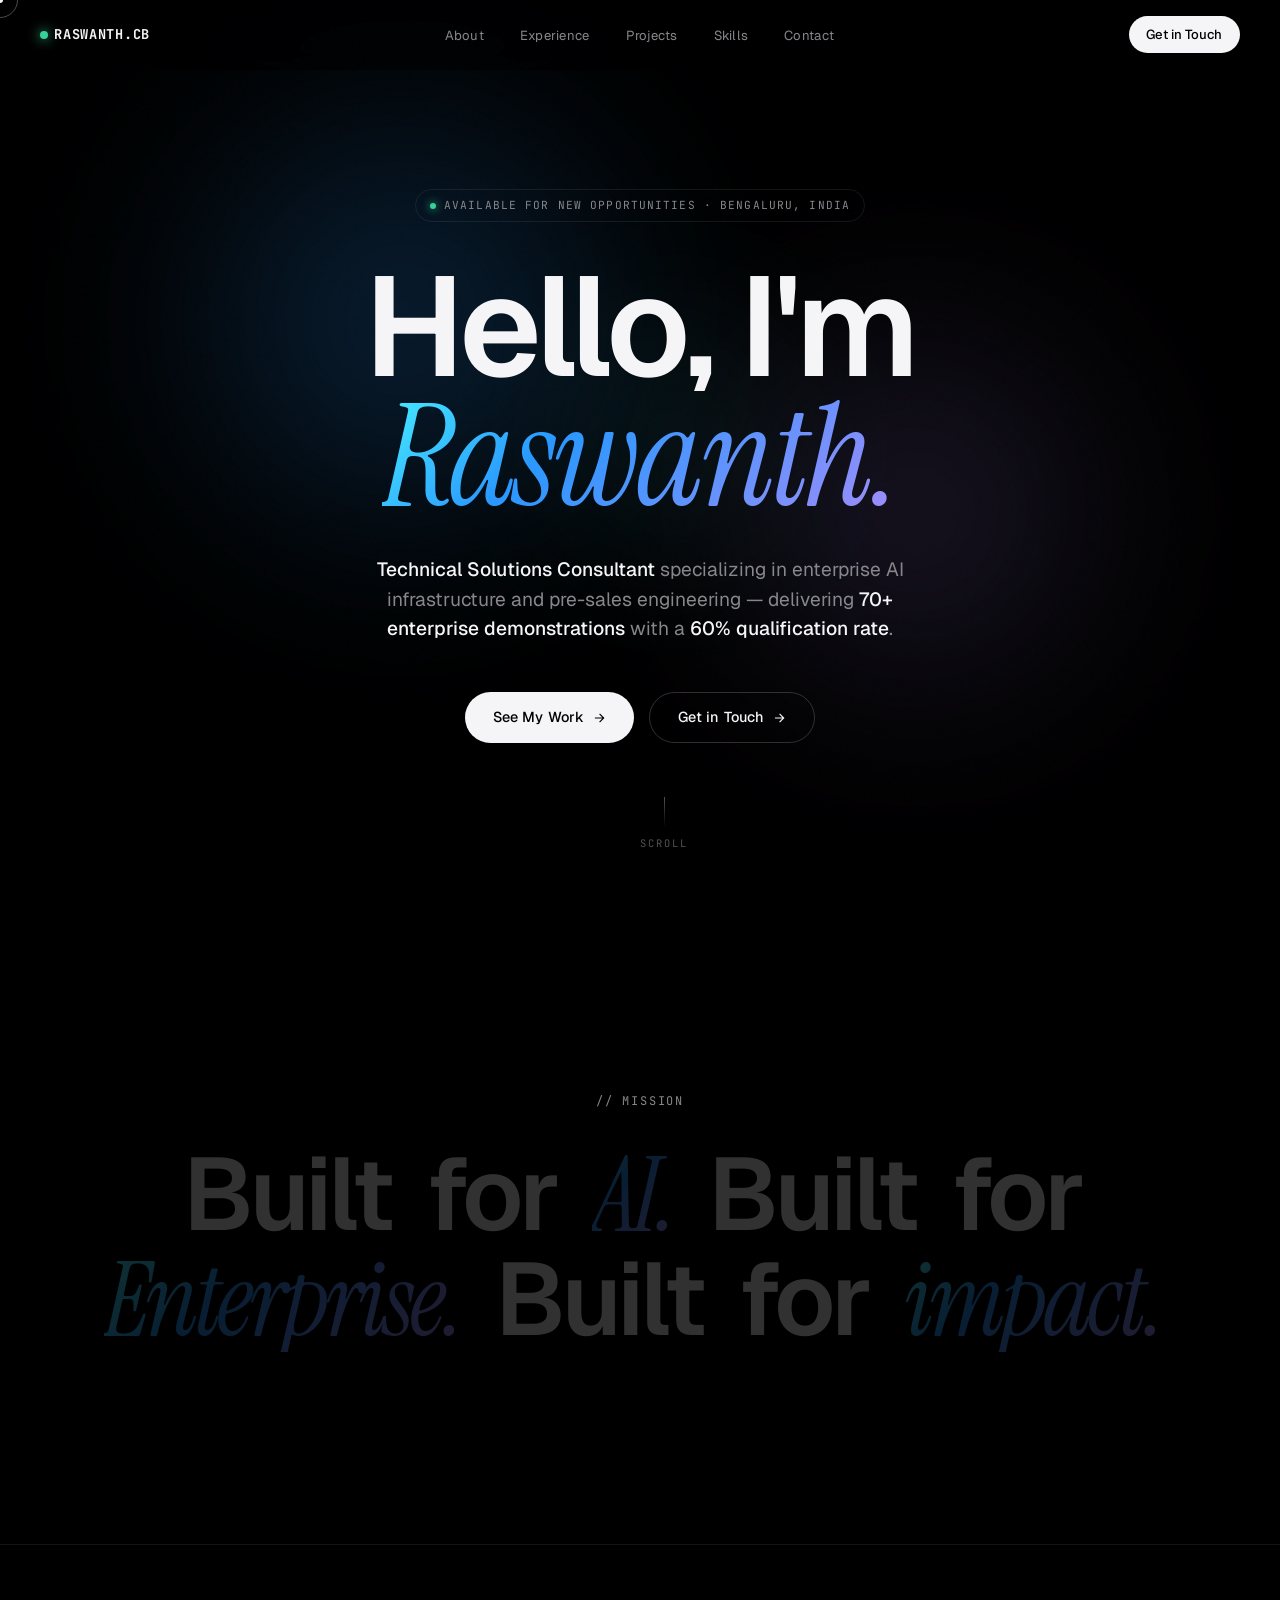
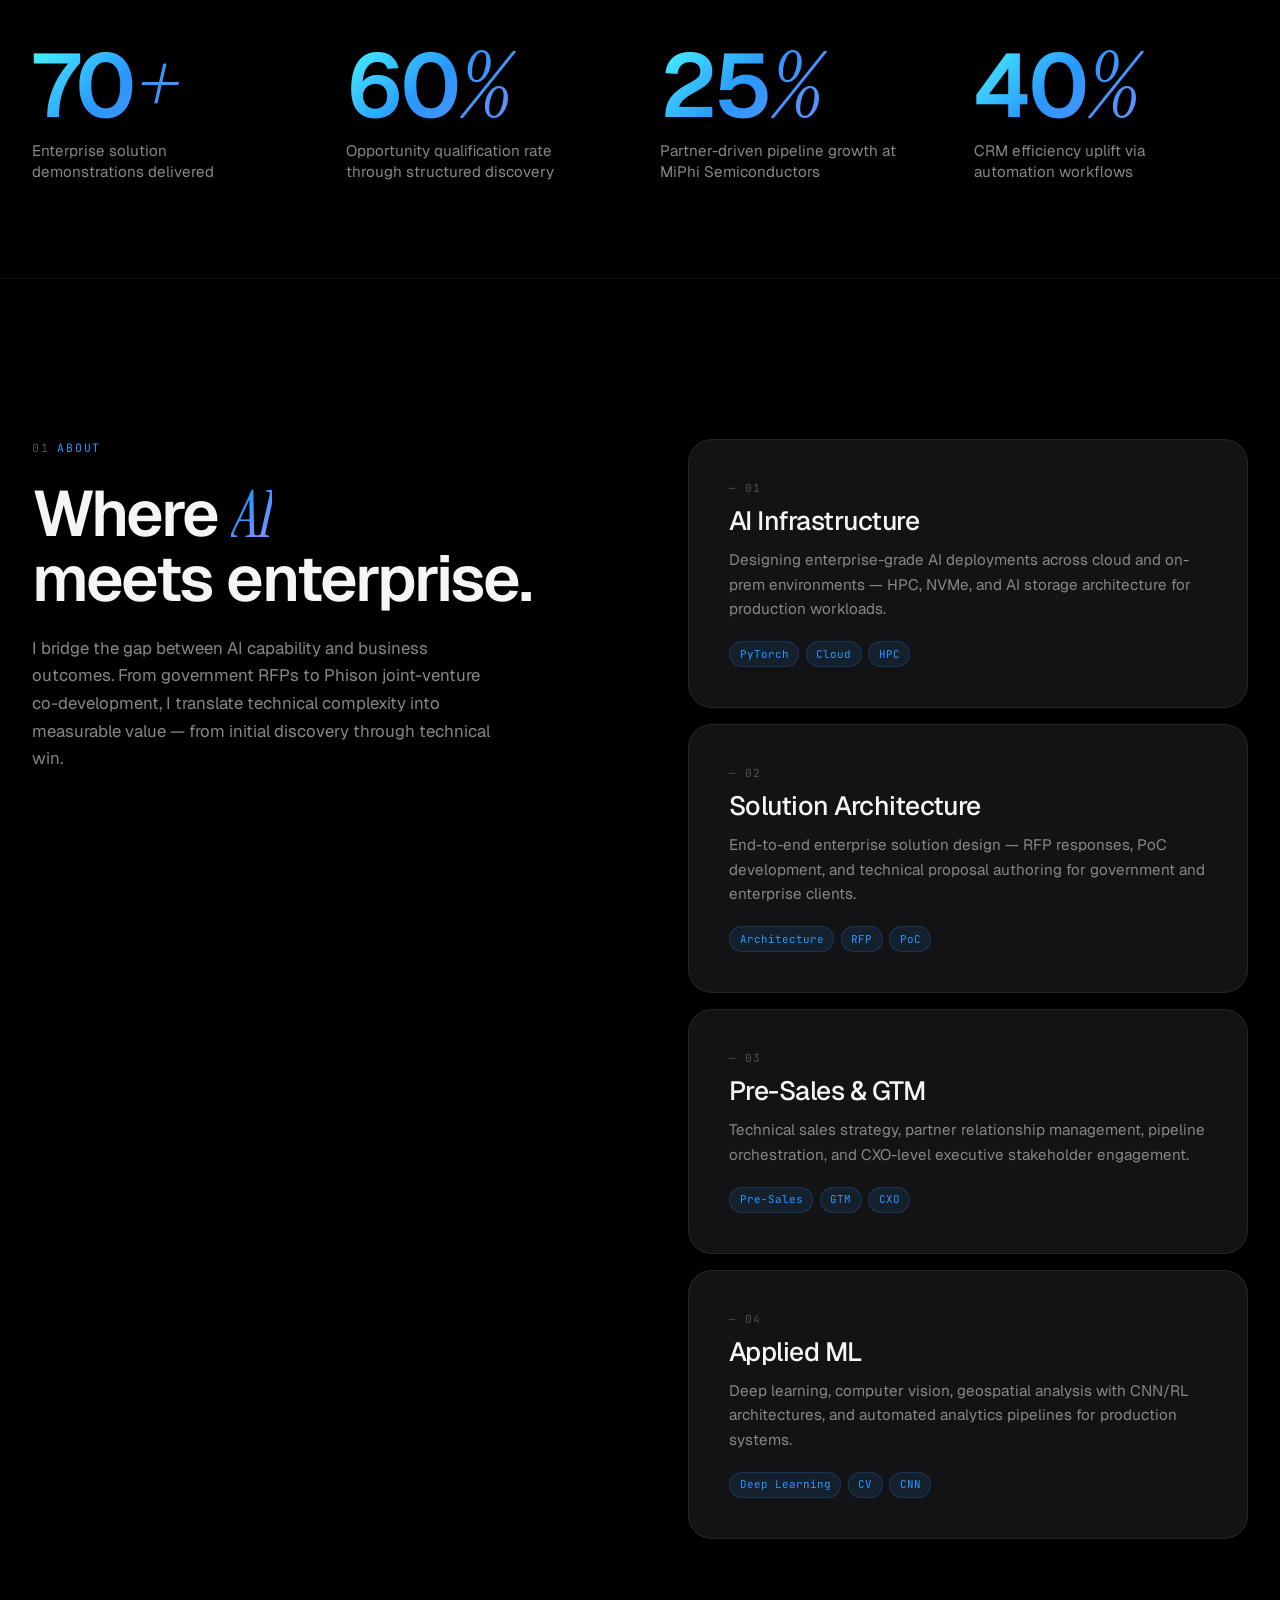
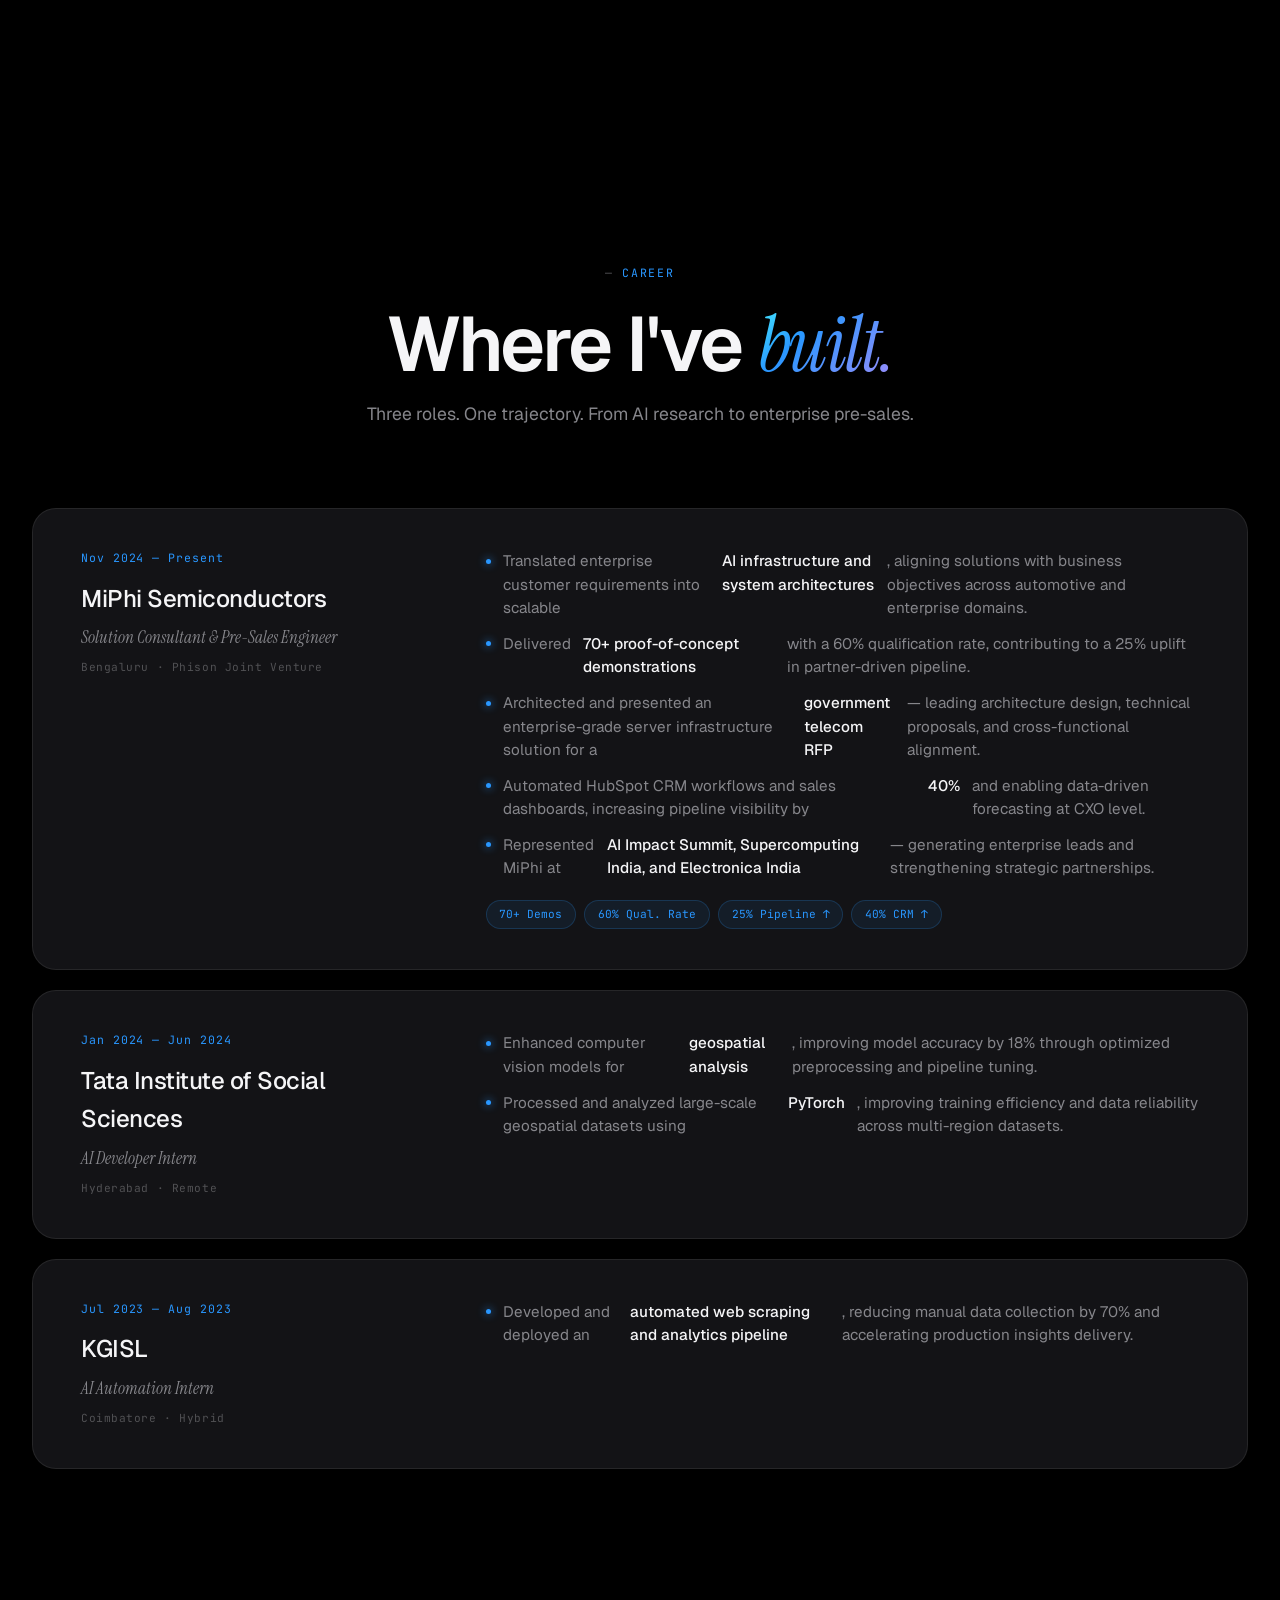
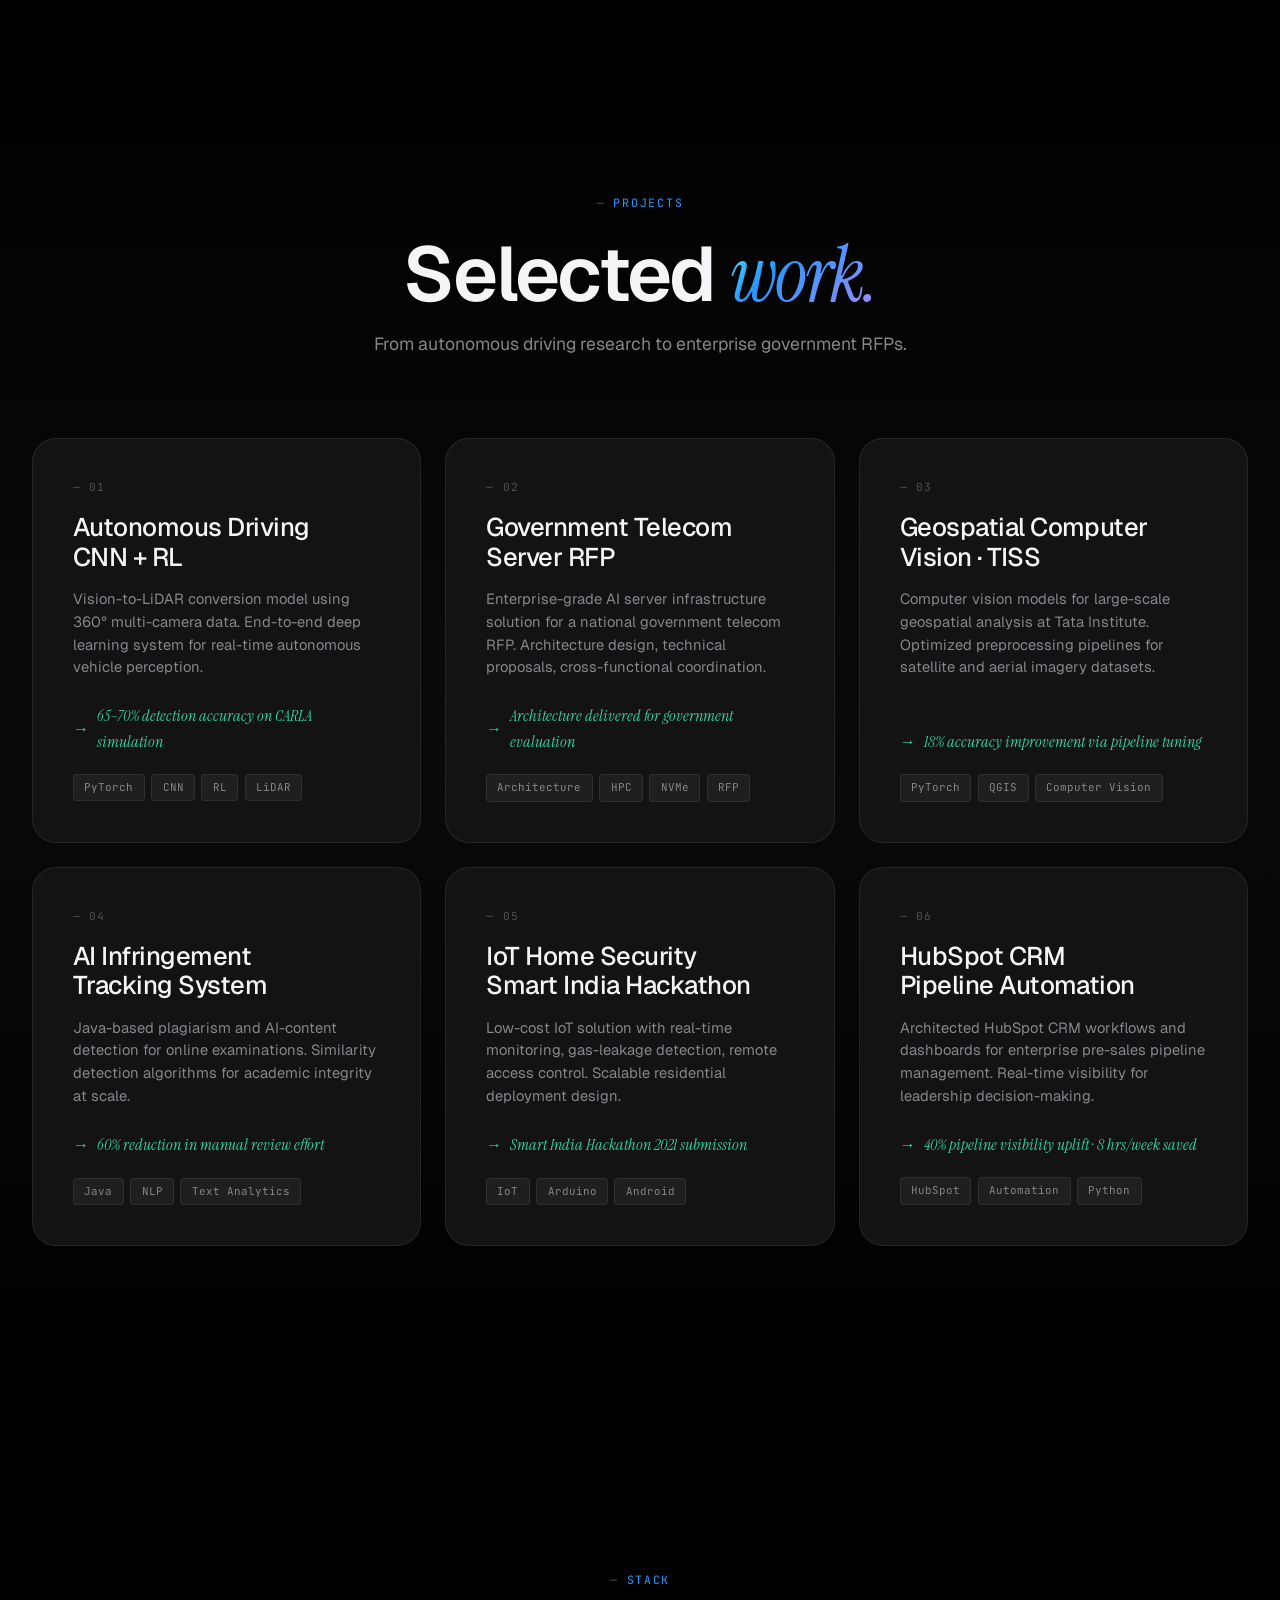
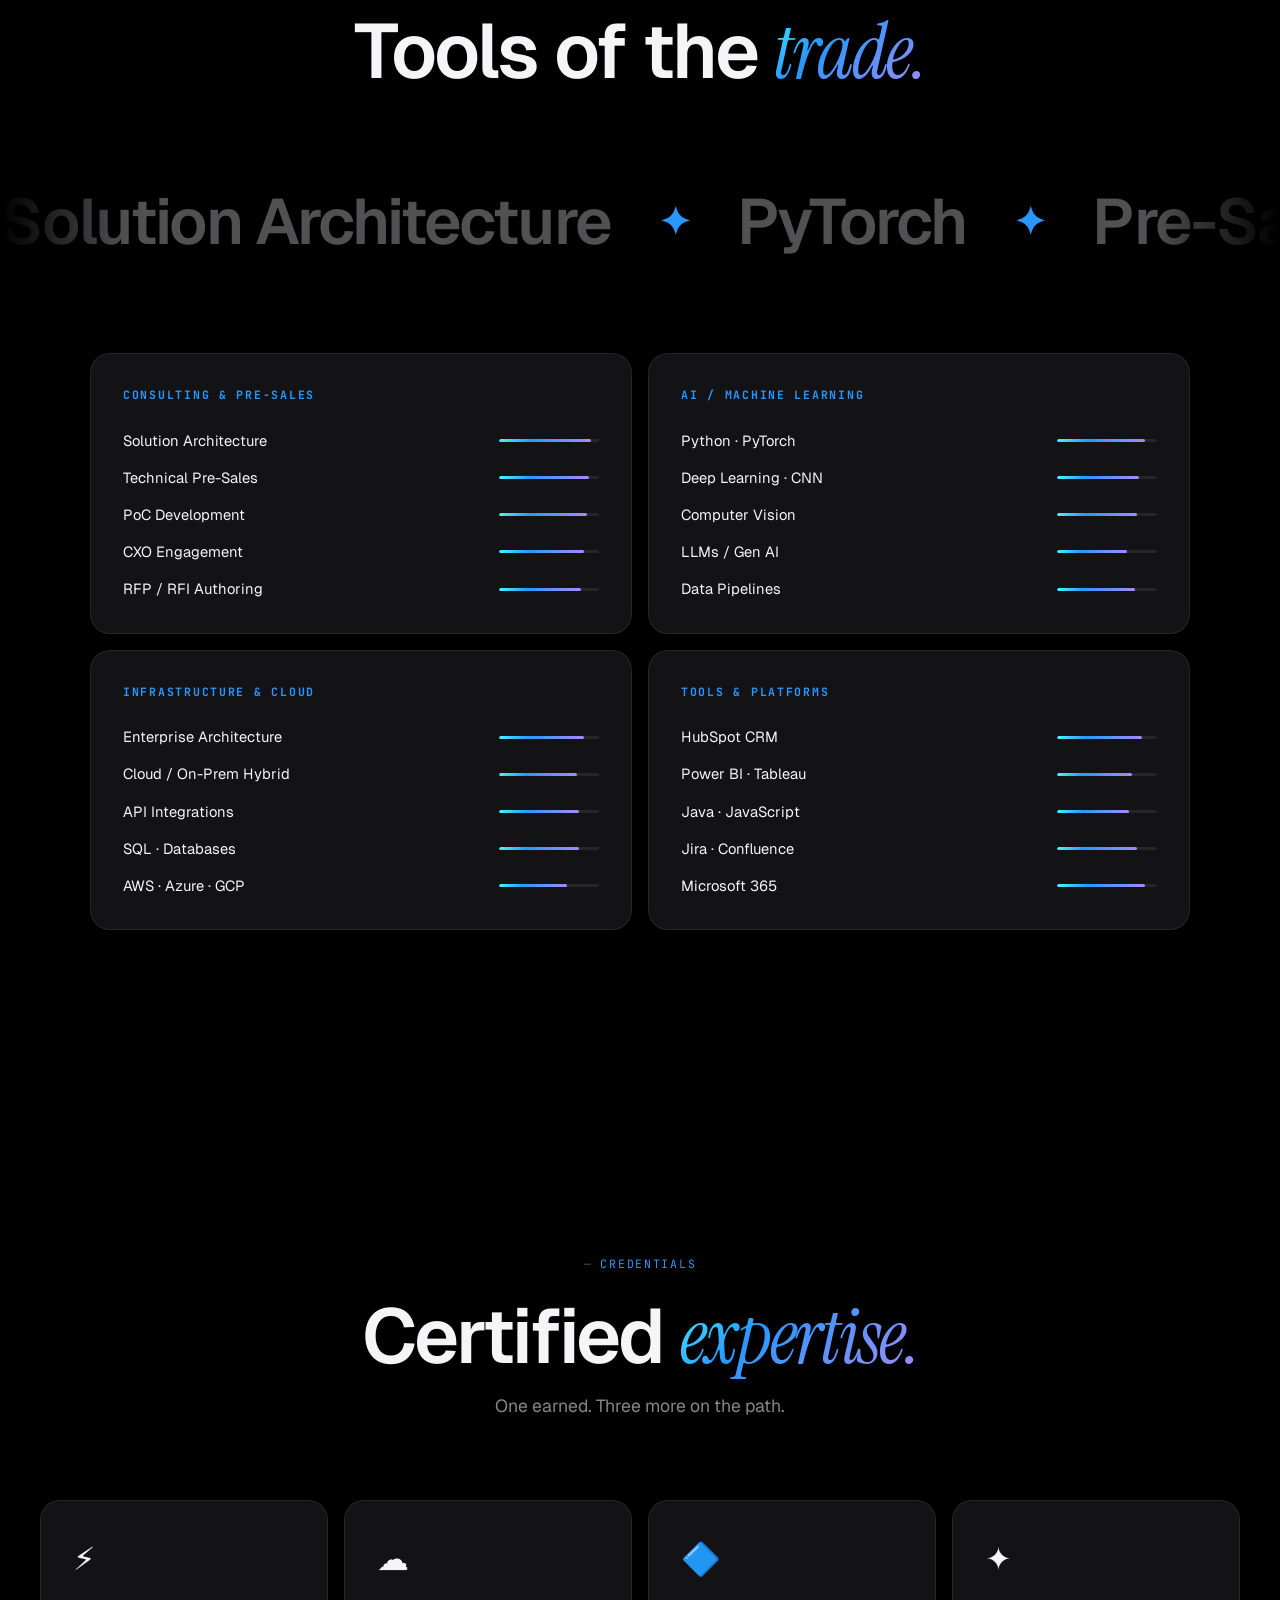
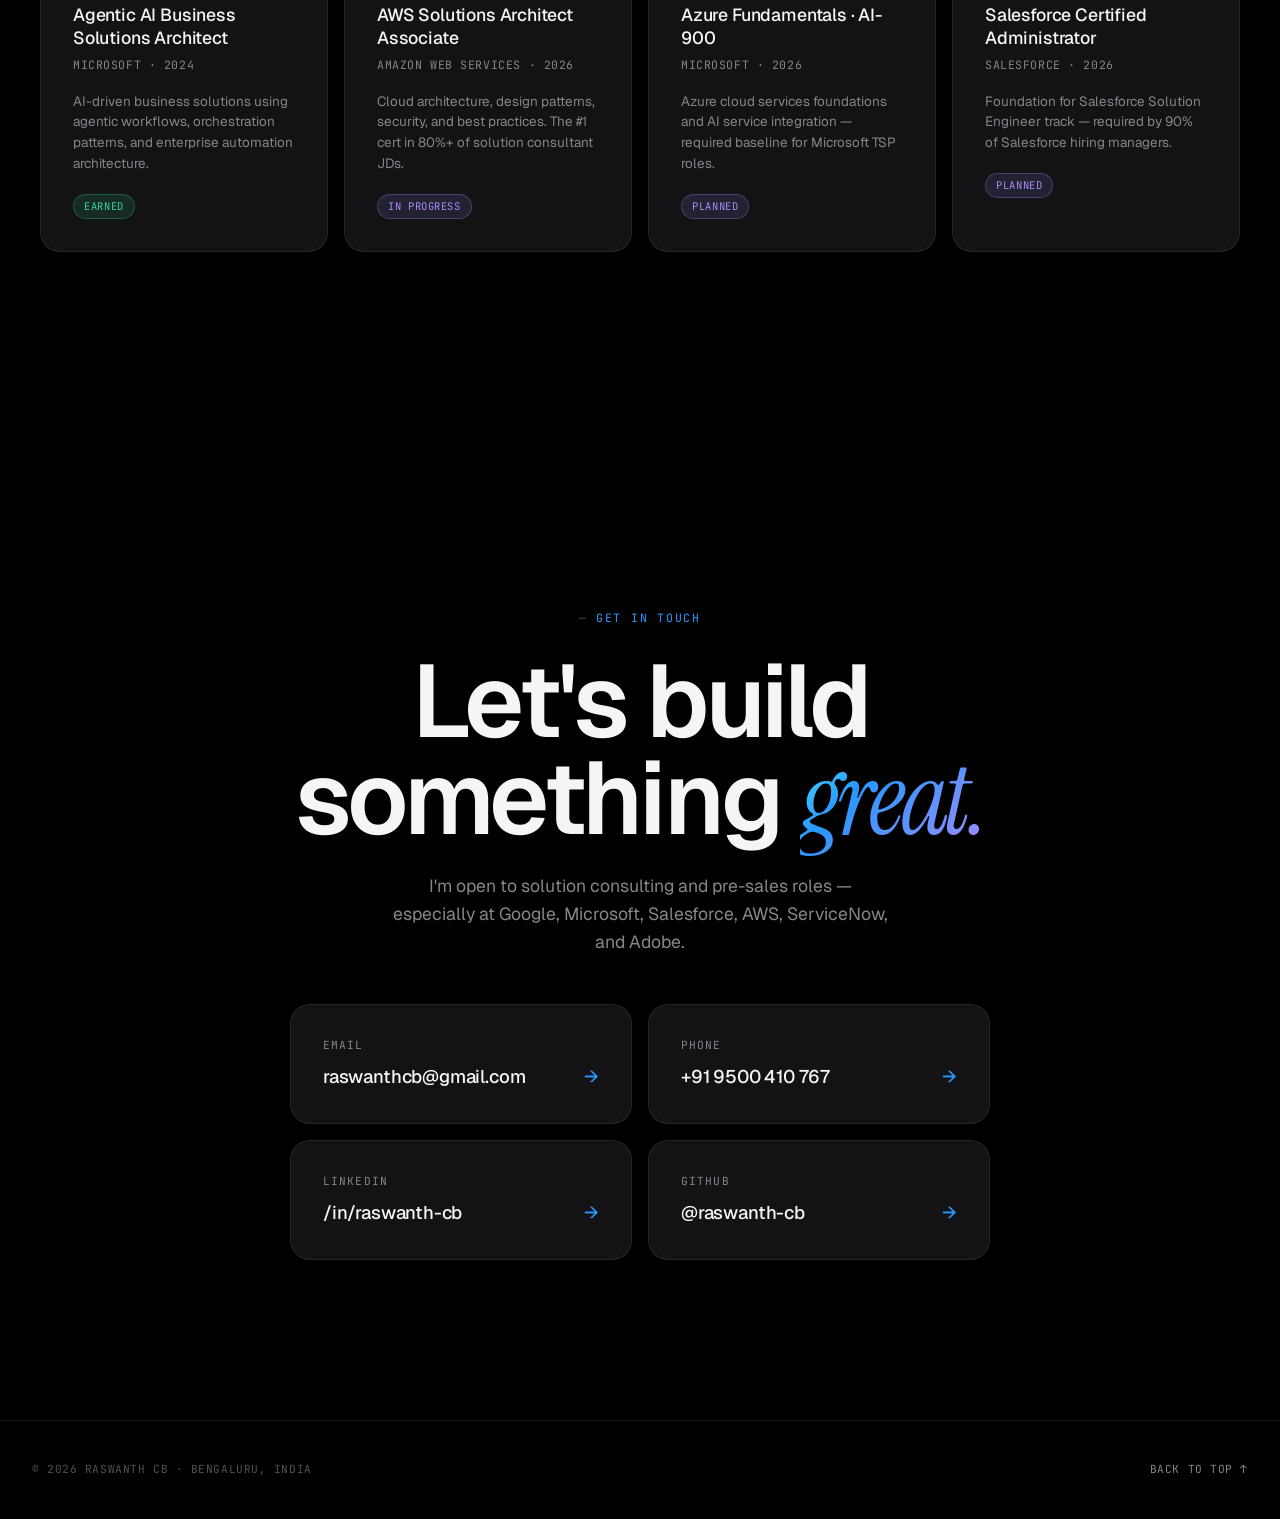
<file: Raswanth CB Portfolio.html>
<!DOCTYPE html>
<html lang="en">
<head>
<meta charset="UTF-8" />
<meta name="viewport" content="width=device-width, initial-scale=1.0" />
<title>Raswanth CB — Solution Consultant. Built for Enterprise AI.</title>
<meta name="description" content="Technical Solutions Consultant specializing in enterprise AI infrastructure and pre-sales engineering. Available for opportunities at Google, Microsoft, Salesforce, and beyond." />
<meta property="og:title" content="Raswanth CB — Solution Consultant" />
<meta property="og:description" content="AI Infrastructure · Pre-Sales · Enterprise Solutions" />
<meta name="theme-color" content="#000000" />

<link rel="preconnect" href="https://fonts.googleapis.com" />
<link rel="preconnect" href="https://fonts.gstatic.com" crossorigin />
<link href="https://fonts.googleapis.com/css2?family=Geist:wght@100..900&family=Instrument+Serif:ital@0;1&family=JetBrains+Mono:wght@300;400;700&display=swap" rel="stylesheet" />

<style>
/* ──────────────────────────────────────────────────────────────────────────
   RESET & TOKENS
   ────────────────────────────────────────────────────────────────────────── */
*, *::before, *::after { margin: 0; padding: 0; box-sizing: border-box; }

:root {
  --bg: #000000;
  --bg-soft: #0a0a0c;
  --bg-card: #131316;
  --bg-elevated: #1d1d1f;
  --border: rgba(255, 255, 255, 0.08);
  --border-strong: rgba(255, 255, 255, 0.18);
  --text: #f5f5f7;
  --text-mute: #86868b;
  --text-dim: #515154;
  --accent: #2997ff;
  --accent-cyan: #4af9ff;
  --accent-purple: #a78bfa;
  --accent-emerald: #34d399;

  --grad-text: linear-gradient(135deg, #4af9ff 0%, #2997ff 35%, #a78bfa 100%);
  --grad-hero: radial-gradient(circle at 30% 50%, rgba(41, 151, 255, 0.15) 0%, transparent 50%);
  --grad-glow: radial-gradient(circle at center, rgba(41, 151, 255, 0.4) 0%, transparent 70%);

  --shadow-sm: 0 4px 12px rgba(0, 0, 0, 0.5);
  --shadow-md: 0 8px 32px rgba(0, 0, 0, 0.6);
  --shadow-lg: 0 20px 60px rgba(0, 0, 0, 0.8);
  --shadow-glow: 0 0 60px rgba(41, 151, 255, 0.25);

  --ease-out: cubic-bezier(0.16, 1, 0.3, 1);
  --ease-spring: cubic-bezier(0.34, 1.56, 0.64, 1);
  --ease-apple: cubic-bezier(0.42, 0, 0.58, 1);
}

html {
  scroll-behavior: smooth;
  -webkit-font-smoothing: antialiased;
  -moz-osx-font-smoothing: grayscale;
  text-rendering: optimizeLegibility;
}

body {
  background: var(--bg);
  color: var(--text);
  font-family: 'Geist', system-ui, sans-serif;
  font-weight: 400;
  line-height: 1.6;
  overflow-x: hidden;
  cursor: none;
}

@media (max-width: 768px) { body { cursor: auto; } }

::selection { background: var(--accent); color: #000; }

a { color: inherit; text-decoration: none; cursor: none; }
img { max-width: 100%; display: block; }

/* ──────────────────────────────────────────────────────────────────────────
   CUSTOM CURSOR
   ────────────────────────────────────────────────────────────────────────── */
.cursor-dot, .cursor-ring {
  position: fixed;
  pointer-events: none;
  top: 0; left: 0;
  z-index: 10000;
  border-radius: 50%;
  transform: translate(-50%, -50%);
  transition: width 0.3s var(--ease-out), height 0.3s var(--ease-out),
              background 0.3s, border 0.3s, opacity 0.2s;
}
.cursor-dot { width: 6px; height: 6px; background: var(--text); }
.cursor-ring { width: 36px; height: 36px; border: 1px solid rgba(245, 245, 247, 0.3); }
.cursor-hovering .cursor-dot { width: 0; height: 0; opacity: 0; }
.cursor-hovering .cursor-ring { width: 60px; height: 60px; background: rgba(245, 245, 247, 0.1); border-color: var(--text); }
.cursor-clicking .cursor-ring { width: 24px; height: 24px; }
@media (max-width: 768px) { .cursor-dot, .cursor-ring { display: none; } }

/* ──────────────────────────────────────────────────────────────────────────
   PROGRESS BAR
   ────────────────────────────────────────────────────────────────────────── */
.progress-bar {
  position: fixed;
  top: 0; left: 0;
  width: 0%;
  height: 2px;
  background: var(--grad-text);
  z-index: 9999;
  transition: width 0.1s linear;
}

/* ──────────────────────────────────────────────────────────────────────────
   NOISE OVERLAY
   ────────────────────────────────────────────────────────────────────────── */
.noise-overlay {
  position: fixed;
  inset: 0;
  pointer-events: none;
  z-index: 999;
  opacity: 0.03;
  mix-blend-mode: overlay;
  background-image: url("data:image/svg+xml;utf8,<svg viewBox='0 0 256 256' xmlns='http://www.w3.org/2000/svg'><filter id='n'><feTurbulence type='fractalNoise' baseFrequency='0.85' numOctaves='4'/></filter><rect width='100%25' height='100%25' filter='url(%23n)'/></svg>");
}

/* ──────────────────────────────────────────────────────────────────────────
   NAVIGATION
   ────────────────────────────────────────────────────────────────────────── */
nav {
  position: fixed;
  top: 0; left: 0; right: 0;
  z-index: 100;
  padding: 1rem 2.5rem;
  display: flex;
  align-items: center;
  justify-content: space-between;
  background: rgba(0, 0, 0, 0.6);
  backdrop-filter: saturate(180%) blur(20px);
  -webkit-backdrop-filter: saturate(180%) blur(20px);
  border-bottom: 1px solid transparent;
  transition: border-color 0.4s, background 0.4s;
}
nav.scrolled { border-color: var(--border); background: rgba(0, 0, 0, 0.85); }
.nav-logo {
  font-family: 'JetBrains Mono', monospace;
  font-size: 0.85rem;
  font-weight: 700;
  letter-spacing: 0.05em;
  display: flex;
  align-items: center;
  gap: 0.4rem;
}
.nav-logo::before {
  content: '';
  width: 8px; height: 8px;
  background: var(--accent-emerald);
  border-radius: 50%;
  box-shadow: 0 0 12px var(--accent-emerald);
  animation: pulse 2s infinite;
}
@keyframes pulse {
  0%, 100% { opacity: 1; transform: scale(1); }
  50% { opacity: 0.6; transform: scale(0.85); }
}
.nav-links {
  display: flex;
  gap: 2.25rem;
  list-style: none;
}
.nav-links a {
  font-size: 0.82rem;
  font-weight: 400;
  color: var(--text-mute);
  transition: color 0.2s;
  letter-spacing: 0.02em;
}
.nav-links a:hover { color: var(--text); }
.nav-cta {
  font-size: 0.82rem;
  padding: 0.5rem 1.1rem;
  background: var(--text);
  color: var(--bg);
  border-radius: 100px;
  font-weight: 500;
  transition: transform 0.2s, background 0.2s;
}
.nav-cta:hover { transform: scale(1.05); }
@media (max-width: 768px) { .nav-links { display: none; } nav { padding: 1rem 1.25rem; } }

/* ──────────────────────────────────────────────────────────────────────────
   HERO
   ────────────────────────────────────────────────────────────────────────── */
#hero {
  position: relative;
  min-height: 100vh;
  display: flex;
  flex-direction: column;
  justify-content: center;
  align-items: center;
  padding: 6rem 2rem 4rem;
  overflow: hidden;
}
.hero-orb {
  position: absolute;
  border-radius: 50%;
  filter: blur(80px);
  pointer-events: none;
  opacity: 0.6;
}
.orb-1 { width: 600px; height: 600px; background: radial-gradient(circle, rgba(41, 151, 255, 0.4), transparent 70%); top: 5%; left: 10%; }
.orb-2 { width: 500px; height: 500px; background: radial-gradient(circle, rgba(167, 139, 250, 0.3), transparent 70%); bottom: 10%; right: 5%; }
.orb-3 { width: 300px; height: 300px; background: radial-gradient(circle, rgba(74, 249, 255, 0.2), transparent 70%); top: 40%; right: 30%; }

.hero-content {
  position: relative;
  z-index: 1;
  text-align: center;
  max-width: 1100px;
  margin: 0 auto;
}
.hero-meta {
  display: inline-flex;
  align-items: center;
  gap: 0.5rem;
  padding: 0.4rem 0.9rem;
  border: 1px solid var(--border);
  border-radius: 100px;
  font-family: 'JetBrains Mono', monospace;
  font-size: 0.7rem;
  color: var(--text-mute);
  margin-bottom: 2.5rem;
  letter-spacing: 0.1em;
  text-transform: uppercase;
  opacity: 0;
  animation: fadeUp 0.8s 0.2s var(--ease-out) forwards;
}
.hero-meta::before {
  content: '';
  width: 6px; height: 6px;
  background: var(--accent-emerald);
  border-radius: 50%;
  box-shadow: 0 0 8px var(--accent-emerald);
}

.hero-title {
  font-family: 'Geist', sans-serif;
  font-weight: 600;
  font-size: clamp(3.5rem, 11vw, 11rem);
  line-height: 0.92;
  letter-spacing: -0.04em;
  margin-bottom: 1rem;
}
.hero-title-line {
  display: block;
  overflow: hidden;
}
.hero-title-word {
  display: inline-block;
  transform: translateY(110%);
  animation: textReveal 1s var(--ease-out) forwards;
}
.hero-title-line:nth-child(1) .hero-title-word { animation-delay: 0.3s; }
.hero-title-line:nth-child(2) .hero-title-word { animation-delay: 0.45s; }

.hero-title .accent {
  background: var(--grad-text);
  -webkit-background-clip: text;
  background-clip: text;
  color: transparent;
  font-family: 'Instrument Serif', serif;
  font-weight: 400;
  font-style: italic;
  letter-spacing: -0.02em;
}

.hero-sub {
  font-size: clamp(1rem, 1.5vw, 1.35rem);
  color: var(--text-mute);
  max-width: 580px;
  margin: 2rem auto 3rem;
  line-height: 1.55;
  opacity: 0;
  animation: fadeUp 0.8s 0.9s var(--ease-out) forwards;
}
.hero-sub strong { color: var(--text); font-weight: 500; }

.hero-actions {
  display: flex;
  gap: 0.9rem;
  justify-content: center;
  flex-wrap: wrap;
  opacity: 0;
  animation: fadeUp 0.8s 1.1s var(--ease-out) forwards;
}

.btn-primary, .btn-ghost {
  position: relative;
  padding: 0.8rem 1.75rem;
  border-radius: 100px;
  font-size: 0.9rem;
  font-weight: 500;
  display: inline-flex;
  align-items: center;
  gap: 0.5rem;
  transition: all 0.3s var(--ease-spring);
  letter-spacing: 0.01em;
}
.btn-primary {
  background: var(--text);
  color: var(--bg);
}
.btn-primary:hover {
  background: var(--accent);
  color: var(--text);
  transform: translateY(-2px);
  box-shadow: 0 12px 30px rgba(41, 151, 255, 0.3);
}
.btn-ghost {
  border: 1px solid var(--border-strong);
  color: var(--text);
}
.btn-ghost:hover {
  background: rgba(255, 255, 255, 0.05);
  border-color: var(--text);
  transform: translateY(-2px);
}
.btn-arrow {
  width: 14px;
  height: 14px;
  transition: transform 0.3s var(--ease-spring);
}
.btn-primary:hover .btn-arrow, .btn-ghost:hover .btn-arrow { transform: translateX(4px); }

.hero-scroll-hint {
  position: absolute;
  bottom: 3rem;
  left: 50%;
  transform: translateX(-50%);
  font-family: 'JetBrains Mono', monospace;
  font-size: 0.65rem;
  color: var(--text-dim);
  letter-spacing: 0.2em;
  text-transform: uppercase;
  display: flex;
  flex-direction: column;
  align-items: center;
  gap: 0.5rem;
  opacity: 0;
  animation: fadeUp 0.8s 1.4s var(--ease-out) forwards;
}
.scroll-line {
  width: 1px;
  height: 30px;
  background: linear-gradient(to bottom, var(--text-dim), transparent);
  animation: scrollPulse 1.8s ease-in-out infinite;
}
@keyframes scrollPulse { 0%, 100% { transform: scaleY(1); opacity: 1; } 50% { transform: scaleY(1.4); opacity: 0.3; } }
@keyframes textReveal { to { transform: translateY(0); } }
@keyframes fadeUp { from { opacity: 0; transform: translateY(20px); } to { opacity: 1; transform: translateY(0); } }

/* ──────────────────────────────────────────────────────────────────────────
   MISSION SECTION
   ────────────────────────────────────────────────────────────────────────── */
#mission {
  padding: 12rem 2rem;
  position: relative;
  text-align: center;
}
.mission-text {
  font-family: 'Geist', sans-serif;
  font-weight: 600;
  font-size: clamp(2.5rem, 8vw, 7rem);
  line-height: 1;
  letter-spacing: -0.04em;
  max-width: 1200px;
  margin: 0 auto;
}
.mission-text .reveal-word {
  display: inline-block;
  margin-right: 0.15em;
  opacity: 0.2;
  transition: opacity 0.6s var(--ease-out), color 0.6s, transform 0.6s;
}
.mission-text .reveal-word.revealed { opacity: 1; transform: translateY(0); }
.mission-text .grad {
  background: var(--grad-text);
  -webkit-background-clip: text;
  background-clip: text;
  color: transparent;
  font-family: 'Instrument Serif', serif;
  font-style: italic;
  font-weight: 400;
  display: inline-block;
}
.mission-tag {
  display: block;
  font-family: 'JetBrains Mono', monospace;
  font-size: 0.75rem;
  color: var(--text-mute);
  letter-spacing: 0.15em;
  text-transform: uppercase;
  margin-bottom: 2rem;
}

/* ──────────────────────────────────────────────────────────────────────────
   STATS SECTION (counter)
   ────────────────────────────────────────────────────────────────────────── */
#stats {
  padding: 6rem 2rem;
  position: relative;
  border-top: 1px solid var(--border);
  border-bottom: 1px solid var(--border);
}
.stats-grid {
  max-width: 1300px;
  margin: 0 auto;
  display: grid;
  grid-template-columns: repeat(4, 1fr);
  gap: 2.5rem;
}
.stat-card { text-align: left; }
.stat-num {
  font-family: 'Geist', sans-serif;
  font-weight: 600;
  font-size: clamp(3rem, 7vw, 6rem);
  line-height: 1;
  letter-spacing: -0.04em;
  background: var(--grad-text);
  -webkit-background-clip: text;
  background-clip: text;
  color: transparent;
  margin-bottom: 0.5rem;
}
.stat-num .suffix {
  font-family: 'Instrument Serif', serif;
  font-style: italic;
  font-weight: 400;
}
.stat-label {
  font-size: 0.95rem;
  color: var(--text-mute);
  line-height: 1.4;
  max-width: 240px;
}
@media (max-width: 768px) { .stats-grid { grid-template-columns: repeat(2, 1fr); gap: 2rem; } }

/* ──────────────────────────────────────────────────────────────────────────
   ABOUT (sticky scroll storytelling)
   ────────────────────────────────────────────────────────────────────────── */
#about {
  position: relative;
  padding: 10rem 0;
}
.about-container {
  max-width: 1400px;
  margin: 0 auto;
  padding: 0 2rem;
  display: grid;
  grid-template-columns: 1fr 1fr;
  gap: 6rem;
}
.about-sticky {
  position: sticky;
  top: 25vh;
  align-self: start;
  height: fit-content;
}
.about-eyebrow {
  font-family: 'JetBrains Mono', monospace;
  font-size: 0.72rem;
  letter-spacing: 0.15em;
  text-transform: uppercase;
  color: var(--accent);
  margin-bottom: 1.5rem;
  display: flex;
  align-items: center;
  gap: 0.5rem;
}
.about-eyebrow::before { content: '01'; color: var(--text-dim); }
.about-title {
  font-family: 'Geist', sans-serif;
  font-weight: 600;
  font-size: clamp(2.5rem, 5vw, 4rem);
  line-height: 1;
  letter-spacing: -0.03em;
  margin-bottom: 1.5rem;
}
.about-title em {
  font-family: 'Instrument Serif', serif;
  font-style: italic;
  font-weight: 400;
  background: var(--grad-text);
  -webkit-background-clip: text;
  background-clip: text;
  color: transparent;
}
.about-summary {
  font-size: 1.05rem;
  color: var(--text-mute);
  line-height: 1.65;
  max-width: 460px;
}

.about-cards {
  display: flex;
  flex-direction: column;
  gap: 1rem;
}
.about-card {
  background: var(--bg-card);
  border: 1px solid var(--border);
  border-radius: 24px;
  padding: 2.5rem;
  transition: border-color 0.4s, transform 0.4s var(--ease-spring);
}
.about-card:hover { border-color: var(--border-strong); transform: translateX(-8px); }
.about-card-num {
  font-family: 'JetBrains Mono', monospace;
  font-size: 0.7rem;
  color: var(--text-dim);
  letter-spacing: 0.1em;
}
.about-card h3 {
  font-family: 'Geist', sans-serif;
  font-size: 1.65rem;
  font-weight: 500;
  letter-spacing: -0.02em;
  margin: 0.5rem 0 0.75rem;
  line-height: 1.15;
}
.about-card p {
  color: var(--text-mute);
  font-size: 0.95rem;
  line-height: 1.6;
}
.about-card .tag-row {
  display: flex;
  flex-wrap: wrap;
  gap: 0.4rem;
  margin-top: 1.25rem;
}
.about-card .tag {
  font-family: 'JetBrains Mono', monospace;
  font-size: 0.68rem;
  padding: 0.2rem 0.6rem;
  border-radius: 100px;
  background: rgba(41, 151, 255, 0.1);
  color: var(--accent);
  border: 1px solid rgba(41, 151, 255, 0.2);
}
@media (max-width: 900px) { .about-container { grid-template-columns: 1fr; gap: 3rem; } .about-sticky { position: static; } }

/* ──────────────────────────────────────────────────────────────────────────
   EXPERIENCE
   ────────────────────────────────────────────────────────────────────────── */
#experience {
  padding: 10rem 2rem;
  max-width: 1400px;
  margin: 0 auto;
}
.section-header {
  text-align: center;
  margin-bottom: 5rem;
}
.section-eyebrow {
  font-family: 'JetBrains Mono', monospace;
  font-size: 0.72rem;
  letter-spacing: 0.15em;
  text-transform: uppercase;
  color: var(--accent);
  margin-bottom: 1.5rem;
  display: inline-flex;
  align-items: center;
  gap: 0.5rem;
}
.section-eyebrow::before { content: '—'; color: var(--text-dim); }
.section-title {
  font-family: 'Geist', sans-serif;
  font-weight: 600;
  font-size: clamp(2.5rem, 6vw, 5rem);
  line-height: 1;
  letter-spacing: -0.03em;
  margin-bottom: 1rem;
}
.section-title em {
  font-family: 'Instrument Serif', serif;
  font-style: italic;
  font-weight: 400;
  background: var(--grad-text);
  -webkit-background-clip: text;
  background-clip: text;
  color: transparent;
}
.section-sub {
  color: var(--text-mute);
  font-size: 1.1rem;
  max-width: 580px;
  margin: 0 auto;
  line-height: 1.6;
}

.exp-grid {
  display: flex;
  flex-direction: column;
  gap: 1.25rem;
}
.exp-item {
  position: relative;
  background: var(--bg-card);
  border: 1px solid var(--border);
  border-radius: 24px;
  padding: 2.5rem 3rem;
  display: grid;
  grid-template-columns: 1fr 2fr;
  gap: 3rem;
  transition: transform 0.5s var(--ease-spring), border-color 0.5s;
  overflow: hidden;
}
.exp-item::before {
  content: '';
  position: absolute;
  inset: -1px;
  border-radius: 24px;
  background: linear-gradient(135deg, var(--accent), var(--accent-purple));
  opacity: 0;
  z-index: -1;
  transition: opacity 0.4s;
}
.exp-item:hover { border-color: var(--border-strong); }
.exp-item:hover::before { opacity: 0.3; }
.exp-left { padding-right: 1rem; }
.exp-date {
  font-family: 'JetBrains Mono', monospace;
  font-size: 0.72rem;
  color: var(--accent);
  letter-spacing: 0.08em;
  margin-bottom: 0.75rem;
}
.exp-company {
  font-family: 'Geist', sans-serif;
  font-size: 1.5rem;
  font-weight: 500;
  letter-spacing: -0.02em;
  margin-bottom: 0.4rem;
}
.exp-role {
  font-family: 'Instrument Serif', serif;
  font-style: italic;
  color: var(--text-mute);
  font-size: 1.05rem;
}
.exp-loc {
  font-family: 'JetBrains Mono', monospace;
  font-size: 0.7rem;
  color: var(--text-dim);
  margin-top: 0.5rem;
  letter-spacing: 0.05em;
}

.exp-bullets {
  list-style: none;
  display: flex;
  flex-direction: column;
  gap: 0.75rem;
}
.exp-bullets li {
  display: flex;
  gap: 0.75rem;
  font-size: 0.95rem;
  color: var(--text-mute);
  line-height: 1.55;
  align-items: flex-start;
}
.exp-bullets li::before {
  content: '';
  width: 5px; height: 5px;
  background: var(--accent);
  border-radius: 50%;
  margin-top: 0.6rem;
  flex-shrink: 0;
  box-shadow: 0 0 8px var(--accent);
}
.exp-bullets li strong { color: var(--text); font-weight: 500; }

.exp-metrics {
  display: flex;
  gap: 0.5rem;
  margin-top: 1.25rem;
  flex-wrap: wrap;
}
.metric-pill {
  font-family: 'JetBrains Mono', monospace;
  font-size: 0.7rem;
  padding: 0.3rem 0.8rem;
  background: rgba(41, 151, 255, 0.08);
  border: 1px solid rgba(41, 151, 255, 0.2);
  border-radius: 100px;
  color: var(--accent);
}

@media (max-width: 768px) { .exp-item { grid-template-columns: 1fr; gap: 1.5rem; padding: 2rem 1.5rem; } }

/* ──────────────────────────────────────────────────────────────────────────
   PROJECTS (3D tilt cards)
   ────────────────────────────────────────────────────────────────────────── */
#projects {
  padding: 10rem 2rem;
  background: linear-gradient(180deg, transparent 0%, var(--bg-soft) 50%, transparent 100%);
  position: relative;
}
.proj-grid {
  max-width: 1400px;
  margin: 0 auto;
  display: grid;
  grid-template-columns: repeat(auto-fill, minmax(360px, 1fr));
  gap: 1.5rem;
}
.proj-card {
  position: relative;
  background: var(--bg-card);
  border: 1px solid var(--border);
  border-radius: 24px;
  padding: 2.5rem;
  transform-style: preserve-3d;
  transition: border-color 0.4s, transform 0.1s linear;
  overflow: hidden;
  cursor: none;
  min-height: 340px;
  display: flex;
  flex-direction: column;
  justify-content: space-between;
}
.proj-card:hover { border-color: var(--border-strong); }
.proj-card::before {
  content: '';
  position: absolute;
  width: 200px; height: 200px;
  background: var(--grad-glow);
  border-radius: 50%;
  filter: blur(40px);
  pointer-events: none;
  opacity: 0;
  transition: opacity 0.4s;
  z-index: 0;
}
.proj-card:hover::before { opacity: 1; }
.proj-card > * { position: relative; z-index: 1; transform: translateZ(20px); }

.proj-num {
  font-family: 'JetBrains Mono', monospace;
  font-size: 0.7rem;
  color: var(--text-dim);
  letter-spacing: 0.1em;
  margin-bottom: 1rem;
}
.proj-title {
  font-family: 'Geist', sans-serif;
  font-size: 1.6rem;
  font-weight: 500;
  letter-spacing: -0.02em;
  line-height: 1.15;
  margin-bottom: 1rem;
}
.proj-desc {
  font-size: 0.92rem;
  color: var(--text-mute);
  line-height: 1.55;
  margin-bottom: 1.5rem;
  flex-grow: 1;
}
.proj-outcome {
  font-family: 'Instrument Serif', serif;
  font-style: italic;
  font-size: 1rem;
  color: var(--accent-emerald);
  margin-bottom: 1.25rem;
  display: flex;
  align-items: center;
  gap: 0.5rem;
}
.proj-outcome::before { content: '→'; font-style: normal; }
.proj-tech {
  display: flex;
  flex-wrap: wrap;
  gap: 0.4rem;
}
.tech-chip {
  font-family: 'JetBrains Mono', monospace;
  font-size: 0.68rem;
  padding: 0.25rem 0.65rem;
  background: rgba(255, 255, 255, 0.05);
  border: 1px solid var(--border);
  border-radius: 4px;
  color: var(--text-mute);
}

/* ──────────────────────────────────────────────────────────────────────────
   SKILLS (Marquee + grid)
   ────────────────────────────────────────────────────────────────────────── */
#skills {
  padding: 10rem 0;
  overflow: hidden;
}
.skills-content { max-width: 1400px; margin: 0 auto; padding: 0 2rem; }
.marquee {
  display: flex;
  overflow: hidden;
  margin-bottom: 5rem;
  mask-image: linear-gradient(90deg, transparent, #000 10%, #000 90%, transparent);
  -webkit-mask-image: linear-gradient(90deg, transparent, #000 10%, #000 90%, transparent);
}
.marquee-track {
  display: flex;
  gap: 3rem;
  animation: marqueeFlow 40s linear infinite;
  white-space: nowrap;
}
.marquee-item {
  font-family: 'Geist', sans-serif;
  font-size: clamp(3rem, 5vw, 4.5rem);
  font-weight: 600;
  letter-spacing: -0.03em;
  color: var(--text-dim);
  transition: color 0.3s;
  display: flex;
  align-items: center;
  gap: 3rem;
}
.marquee-item::after {
  content: '✦';
  color: var(--accent);
  font-size: 0.6em;
}
.marquee-item:hover { color: var(--text); }
@keyframes marqueeFlow { from { transform: translateX(0); } to { transform: translateX(-50%); } }

.skills-grid {
  display: grid;
  grid-template-columns: repeat(2, 1fr);
  gap: 1rem;
  max-width: 1100px;
  margin: 0 auto;
}
.skill-block {
  background: var(--bg-card);
  border: 1px solid var(--border);
  border-radius: 20px;
  padding: 2rem;
  transition: border-color 0.3s, transform 0.3s var(--ease-spring);
}
.skill-block:hover { border-color: var(--border-strong); transform: translateY(-4px); }
.skill-block h3 {
  font-family: 'JetBrains Mono', monospace;
  font-size: 0.72rem;
  letter-spacing: 0.15em;
  text-transform: uppercase;
  color: var(--accent);
  margin-bottom: 1.5rem;
}
.skill-list {
  display: flex;
  flex-direction: column;
  gap: 0.85rem;
}
.skill-row {
  display: flex;
  justify-content: space-between;
  align-items: center;
  font-size: 0.92rem;
  color: var(--text-mute);
}
.skill-row span:first-child { color: var(--text); }
.skill-bar {
  width: 100px;
  height: 3px;
  background: rgba(255,255,255,0.08);
  border-radius: 2px;
  overflow: hidden;
}
.skill-fill {
  height: 100%;
  background: var(--grad-text);
  border-radius: 2px;
  width: 0;
  transition: width 1.2s var(--ease-out);
}
@media (max-width: 768px) { .skills-grid { grid-template-columns: 1fr; } }

/* ──────────────────────────────────────────────────────────────────────────
   CERTIFICATIONS
   ────────────────────────────────────────────────────────────────────────── */
#certifications {
  padding: 10rem 2rem;
  max-width: 1400px;
  margin: 0 auto;
}
.cert-grid {
  display: grid;
  grid-template-columns: repeat(auto-fit, minmax(280px, 1fr));
  gap: 1rem;
  max-width: 1200px;
  margin: 0 auto;
}
.cert-card {
  background: var(--bg-card);
  border: 1px solid var(--border);
  border-radius: 20px;
  padding: 2rem;
  transition: all 0.4s var(--ease-spring);
  position: relative;
  overflow: hidden;
}
.cert-card:hover {
  border-color: var(--accent);
  transform: translateY(-6px);
  box-shadow: var(--shadow-glow);
}
.cert-icon {
  font-size: 2rem;
  margin-bottom: 1.25rem;
  display: inline-block;
}
.cert-title {
  font-family: 'Geist', sans-serif;
  font-size: 1.1rem;
  font-weight: 500;
  letter-spacing: -0.01em;
  line-height: 1.3;
  margin-bottom: 0.4rem;
}
.cert-provider {
  font-family: 'JetBrains Mono', monospace;
  font-size: 0.72rem;
  color: var(--text-mute);
  letter-spacing: 0.05em;
}
.cert-desc {
  font-size: 0.84rem;
  color: var(--text-mute);
  line-height: 1.55;
  margin-top: 1rem;
}
.cert-status {
  display: inline-block;
  margin-top: 1.25rem;
  padding: 0.2rem 0.65rem;
  border-radius: 100px;
  font-family: 'JetBrains Mono', monospace;
  font-size: 0.66rem;
  letter-spacing: 0.05em;
}
.status-earned { background: rgba(52, 211, 153, 0.12); color: var(--accent-emerald); border: 1px solid rgba(52, 211, 153, 0.3); }
.status-planned { background: rgba(167, 139, 250, 0.12); color: var(--accent-purple); border: 1px solid rgba(167, 139, 250, 0.3); }

/* ──────────────────────────────────────────────────────────────────────────
   CONTACT
   ────────────────────────────────────────────────────────────────────────── */
#contact {
  padding: 12rem 2rem 10rem;
  text-align: center;
  position: relative;
}
.contact-inner {
  max-width: 900px;
  margin: 0 auto;
}
.contact-title {
  font-family: 'Geist', sans-serif;
  font-weight: 600;
  font-size: clamp(3rem, 8vw, 7rem);
  line-height: 0.95;
  letter-spacing: -0.04em;
  margin-bottom: 1.5rem;
}
.contact-title em {
  font-family: 'Instrument Serif', serif;
  font-style: italic;
  font-weight: 400;
  background: var(--grad-text);
  -webkit-background-clip: text;
  background-clip: text;
  color: transparent;
}
.contact-desc {
  font-size: 1.1rem;
  color: var(--text-mute);
  max-width: 500px;
  margin: 0 auto 3rem;
  line-height: 1.6;
}

.contact-grid {
  display: grid;
  grid-template-columns: repeat(2, 1fr);
  gap: 1rem;
  max-width: 700px;
  margin: 0 auto;
}
.contact-card {
  background: var(--bg-card);
  border: 1px solid var(--border);
  border-radius: 20px;
  padding: 2rem;
  transition: all 0.4s var(--ease-spring);
  text-align: left;
  display: flex;
  flex-direction: column;
  gap: 0.4rem;
}
.contact-card:hover {
  background: var(--bg-elevated);
  border-color: var(--accent);
  transform: translateY(-4px);
}
.contact-label {
  font-family: 'JetBrains Mono', monospace;
  font-size: 0.7rem;
  letter-spacing: 0.1em;
  text-transform: uppercase;
  color: var(--text-mute);
}
.contact-value {
  font-family: 'Geist', sans-serif;
  font-size: 1.15rem;
  font-weight: 500;
  letter-spacing: -0.01em;
  display: flex;
  align-items: center;
  justify-content: space-between;
  color: var(--text);
}
.contact-value::after {
  content: '→';
  font-family: 'Geist', sans-serif;
  transition: transform 0.3s var(--ease-spring);
  color: var(--accent);
}
.contact-card:hover .contact-value::after { transform: translateX(6px); }
@media (max-width: 600px) { .contact-grid { grid-template-columns: 1fr; } }

/* ──────────────────────────────────────────────────────────────────────────
   FOOTER
   ────────────────────────────────────────────────────────────────────────── */
footer {
  border-top: 1px solid var(--border);
  padding: 2.5rem 2rem;
  display: flex;
  justify-content: space-between;
  align-items: center;
  flex-wrap: wrap;
  gap: 1rem;
  max-width: 1400px;
  margin: 0 auto;
  font-family: 'JetBrains Mono', monospace;
  font-size: 0.7rem;
  color: var(--text-dim);
  letter-spacing: 0.05em;
}
.footer-link {
  display: inline-flex;
  align-items: center;
  gap: 0.4rem;
  color: var(--text-mute);
  transition: color 0.2s;
}
.footer-link:hover { color: var(--accent); }

/* ──────────────────────────────────────────────────────────────────────────
   REVEAL ANIMATIONS
   ────────────────────────────────────────────────────────────────────────── */
.reveal {
  opacity: 0;
  transform: translateY(40px);
  transition: opacity 1s var(--ease-out), transform 1s var(--ease-out);
}
.reveal.visible { opacity: 1; transform: translateY(0); }

/* ──────────────────────────────────────────────────────────────────────────
   LOADING SCREEN
   ────────────────────────────────────────────────────────────────────────── */
.loader {
  position: fixed;
  inset: 0;
  background: var(--bg);
  z-index: 10001;
  display: flex;
  flex-direction: column;
  align-items: center;
  justify-content: center;
  gap: 1.5rem;
  transition: opacity 0.8s var(--ease-out), visibility 0.8s;
}
.loader.hidden { opacity: 0; visibility: hidden; }
.loader-logo {
  font-family: 'Instrument Serif', serif;
  font-style: italic;
  font-size: 3rem;
  background: var(--grad-text);
  -webkit-background-clip: text;
  background-clip: text;
  color: transparent;
  animation: pulseLogo 1.5s ease-in-out infinite;
}
@keyframes pulseLogo { 0%, 100% { opacity: 1; } 50% { opacity: 0.3; } }
.loader-bar {
  width: 200px;
  height: 1px;
  background: rgba(255, 255, 255, 0.1);
  overflow: hidden;
}
.loader-bar-fill {
  height: 100%;
  background: var(--accent);
  width: 0%;
  animation: loaderFill 1s var(--ease-out) forwards;
}
@keyframes loaderFill { to { width: 100%; } }

/* ──────────────────────────────────────────────────────────────────────────
   RESPONSIVE
   ────────────────────────────────────────────────────────────────────────── */
@media (max-width: 768px) {
  #mission, #stats, #about, #experience, #projects, #skills, #certifications, #contact {
    padding: 5rem 1.25rem;
  }
  .hero-actions { flex-direction: column; align-items: center; }
  .btn-primary, .btn-ghost { width: 100%; max-width: 280px; justify-content: center; }
}
</style>
</head>

<body>

<!-- LOADER -->
<div class="loader" id="loader">
  <div class="loader-logo">Raswanth</div>
  <div class="loader-bar"><div class="loader-bar-fill"></div></div>
</div>

<!-- CURSOR -->
<div class="cursor-dot" id="cursor-dot"></div>
<div class="cursor-ring" id="cursor-ring"></div>

<!-- NOISE -->
<div class="noise-overlay"></div>

<!-- PROGRESS -->
<div class="progress-bar" id="progress-bar"></div>

<!-- NAV -->
<nav id="nav">
  <div class="nav-logo">RASWANTH.CB</div>
  <ul class="nav-links">
    <li><a href="#about">About</a></li>
    <li><a href="#experience">Experience</a></li>
    <li><a href="#projects">Projects</a></li>
    <li><a href="#skills">Skills</a></li>
    <li><a href="#contact">Contact</a></li>
  </ul>
  <a href="mailto:raswanthcb@gmail.com" class="nav-cta">Get in Touch</a>
</nav>

<!-- HERO -->
<section id="hero">
  <div class="hero-orb orb-1"></div>
  <div class="hero-orb orb-2"></div>
  <div class="hero-orb orb-3"></div>

  <div class="hero-content">
    <div class="hero-meta">Available for new opportunities · Bengaluru, India</div>

    <h1 class="hero-title">
      <span class="hero-title-line"><span class="hero-title-word">Hello, I'm</span></span>
      <span class="hero-title-line"><span class="hero-title-word"><span class="accent">Raswanth.</span></span></span>
    </h1>

    <p class="hero-sub">
      <strong>Technical Solutions Consultant</strong> specializing in enterprise AI infrastructure and pre-sales engineering — delivering <strong>70+ enterprise demonstrations</strong> with a <strong>60% qualification rate</strong>.
    </p>

    <div class="hero-actions">
      <a href="#experience" class="btn-primary">
        See My Work
        <svg class="btn-arrow" viewBox="0 0 24 24" fill="none" stroke="currentColor" stroke-width="2">
          <path d="M5 12h14M13 5l7 7-7 7"/>
        </svg>
      </a>
      <a href="#contact" class="btn-ghost">
        Get in Touch
        <svg class="btn-arrow" viewBox="0 0 24 24" fill="none" stroke="currentColor" stroke-width="2">
          <path d="M5 12h14M13 5l7 7-7 7"/>
        </svg>
      </a>
    </div>
  </div>

  <div class="hero-scroll-hint">
    <div class="scroll-line"></div>
    Scroll
  </div>
</section>

<!-- MISSION -->
<section id="mission">
  <div class="mission-tag">// Mission</div>
  <div class="mission-text" id="mission-text">
    Built for <span class="grad">AI.</span> Built for <span class="grad">Enterprise.</span> Built for <span class="grad">impact.</span>
  </div>
</section>

<!-- STATS -->
<section id="stats">
  <div class="stats-grid">
    <div class="stat-card reveal">
      <div class="stat-num"><span class="counter" data-target="70">0</span><span class="suffix">+</span></div>
      <div class="stat-label">Enterprise solution demonstrations delivered</div>
    </div>
    <div class="stat-card reveal" style="transition-delay: 0.1s">
      <div class="stat-num"><span class="counter" data-target="60">0</span><span class="suffix">%</span></div>
      <div class="stat-label">Opportunity qualification rate through structured discovery</div>
    </div>
    <div class="stat-card reveal" style="transition-delay: 0.2s">
      <div class="stat-num"><span class="counter" data-target="25">0</span><span class="suffix">%</span></div>
      <div class="stat-label">Partner-driven pipeline growth at MiPhi Semiconductors</div>
    </div>
    <div class="stat-card reveal" style="transition-delay: 0.3s">
      <div class="stat-num"><span class="counter" data-target="40">0</span><span class="suffix">%</span></div>
      <div class="stat-label">CRM efficiency uplift via automation workflows</div>
    </div>
  </div>
</section>

<!-- ABOUT -->
<section id="about">
  <div class="about-container">
    <div class="about-sticky">
      <div class="about-eyebrow">About</div>
      <h2 class="about-title">Where <em>AI</em><br>meets enterprise.</h2>
      <p class="about-summary">
        I bridge the gap between AI capability and business outcomes. From government RFPs to Phison joint-venture co-development, I translate technical complexity into measurable value — from initial discovery through technical win.
      </p>
    </div>

    <div class="about-cards">
      <div class="about-card reveal">
        <div class="about-card-num">— 01</div>
        <h3>AI Infrastructure</h3>
        <p>Designing enterprise-grade AI deployments across cloud and on-prem environments — HPC, NVMe, and AI storage architecture for production workloads.</p>
        <div class="tag-row">
          <span class="tag">PyTorch</span>
          <span class="tag">Cloud</span>
          <span class="tag">HPC</span>
        </div>
      </div>

      <div class="about-card reveal">
        <div class="about-card-num">— 02</div>
        <h3>Solution Architecture</h3>
        <p>End-to-end enterprise solution design — RFP responses, PoC development, and technical proposal authoring for government and enterprise clients.</p>
        <div class="tag-row">
          <span class="tag">Architecture</span>
          <span class="tag">RFP</span>
          <span class="tag">PoC</span>
        </div>
      </div>

      <div class="about-card reveal">
        <div class="about-card-num">— 03</div>
        <h3>Pre-Sales & GTM</h3>
        <p>Technical sales strategy, partner relationship management, pipeline orchestration, and CXO-level executive stakeholder engagement.</p>
        <div class="tag-row">
          <span class="tag">Pre-Sales</span>
          <span class="tag">GTM</span>
          <span class="tag">CXO</span>
        </div>
      </div>

      <div class="about-card reveal">
        <div class="about-card-num">— 04</div>
        <h3>Applied ML</h3>
        <p>Deep learning, computer vision, geospatial analysis with CNN/RL architectures, and automated analytics pipelines for production systems.</p>
        <div class="tag-row">
          <span class="tag">Deep Learning</span>
          <span class="tag">CV</span>
          <span class="tag">CNN</span>
        </div>
      </div>
    </div>
  </div>
</section>

<!-- EXPERIENCE -->
<section id="experience">
  <div class="section-header">
    <div class="section-eyebrow">Career</div>
    <h2 class="section-title">Where I've <em>built.</em></h2>
    <p class="section-sub">Three roles. One trajectory. From AI research to enterprise pre-sales.</p>
  </div>

  <div class="exp-grid">
    <div class="exp-item reveal">
      <div class="exp-left">
        <div class="exp-date">Nov 2024 — Present</div>
        <div class="exp-company">MiPhi Semiconductors</div>
        <div class="exp-role">Solution Consultant & Pre-Sales Engineer</div>
        <div class="exp-loc">Bengaluru · Phison Joint Venture</div>
      </div>
      <div class="exp-right">
        <ul class="exp-bullets">
          <li>Translated enterprise customer requirements into scalable <strong>AI infrastructure and system architectures</strong>, aligning solutions with business objectives across automotive and enterprise domains.</li>
          <li>Delivered <strong>70+ proof-of-concept demonstrations</strong> with a 60% qualification rate, contributing to a 25% uplift in partner-driven pipeline.</li>
          <li>Architected and presented an enterprise-grade server infrastructure solution for a <strong>government telecom RFP</strong> — leading architecture design, technical proposals, and cross-functional alignment.</li>
          <li>Automated HubSpot CRM workflows and sales dashboards, increasing pipeline visibility by <strong>40%</strong> and enabling data-driven forecasting at CXO level.</li>
          <li>Represented MiPhi at <strong>AI Impact Summit, Supercomputing India, and Electronica India</strong> — generating enterprise leads and strengthening strategic partnerships.</li>
        </ul>
        <div class="exp-metrics">
          <span class="metric-pill">70+ Demos</span>
          <span class="metric-pill">60% Qual. Rate</span>
          <span class="metric-pill">25% Pipeline ↑</span>
          <span class="metric-pill">40% CRM ↑</span>
        </div>
      </div>
    </div>

    <div class="exp-item reveal">
      <div class="exp-left">
        <div class="exp-date">Jan 2024 — Jun 2024</div>
        <div class="exp-company">Tata Institute of Social Sciences</div>
        <div class="exp-role">AI Developer Intern</div>
        <div class="exp-loc">Hyderabad · Remote</div>
      </div>
      <div class="exp-right">
        <ul class="exp-bullets">
          <li>Enhanced computer vision models for <strong>geospatial analysis</strong>, improving model accuracy by 18% through optimized preprocessing and pipeline tuning.</li>
          <li>Processed and analyzed large-scale geospatial datasets using <strong>PyTorch</strong>, improving training efficiency and data reliability across multi-region datasets.</li>
        </ul>
      </div>
    </div>

    <div class="exp-item reveal">
      <div class="exp-left">
        <div class="exp-date">Jul 2023 — Aug 2023</div>
        <div class="exp-company">KGISL</div>
        <div class="exp-role">AI Automation Intern</div>
        <div class="exp-loc">Coimbatore · Hybrid</div>
      </div>
      <div class="exp-right">
        <ul class="exp-bullets">
          <li>Developed and deployed an <strong>automated web scraping and analytics pipeline</strong>, reducing manual data collection by 70% and accelerating production insights delivery.</li>
        </ul>
      </div>
    </div>
  </div>
</section>

<!-- PROJECTS -->
<section id="projects">
  <div class="section-header">
    <div class="section-eyebrow">Projects</div>
    <h2 class="section-title">Selected <em>work.</em></h2>
    <p class="section-sub">From autonomous driving research to enterprise government RFPs.</p>
  </div>

  <div class="proj-grid">
    <div class="proj-card tilt-card reveal">
      <div>
        <div class="proj-num">— 01</div>
        <h3 class="proj-title">Autonomous Driving<br>CNN + RL</h3>
        <p class="proj-desc">Vision-to-LiDAR conversion model using 360° multi-camera data. End-to-end deep learning system for real-time autonomous vehicle perception.</p>
      </div>
      <div>
        <div class="proj-outcome">65–70% detection accuracy on CARLA simulation</div>
        <div class="proj-tech">
          <span class="tech-chip">PyTorch</span>
          <span class="tech-chip">CNN</span>
          <span class="tech-chip">RL</span>
          <span class="tech-chip">LiDAR</span>
        </div>
      </div>
    </div>

    <div class="proj-card tilt-card reveal">
      <div>
        <div class="proj-num">— 02</div>
        <h3 class="proj-title">Government Telecom<br>Server RFP</h3>
        <p class="proj-desc">Enterprise-grade AI server infrastructure solution for a national government telecom RFP. Architecture design, technical proposals, cross-functional coordination.</p>
      </div>
      <div>
        <div class="proj-outcome">Architecture delivered for government evaluation</div>
        <div class="proj-tech">
          <span class="tech-chip">Architecture</span>
          <span class="tech-chip">HPC</span>
          <span class="tech-chip">NVMe</span>
          <span class="tech-chip">RFP</span>
        </div>
      </div>
    </div>

    <div class="proj-card tilt-card reveal">
      <div>
        <div class="proj-num">— 03</div>
        <h3 class="proj-title">Geospatial Computer<br>Vision · TISS</h3>
        <p class="proj-desc">Computer vision models for large-scale geospatial analysis at Tata Institute. Optimized preprocessing pipelines for satellite and aerial imagery datasets.</p>
      </div>
      <div>
        <div class="proj-outcome">18% accuracy improvement via pipeline tuning</div>
        <div class="proj-tech">
          <span class="tech-chip">PyTorch</span>
          <span class="tech-chip">QGIS</span>
          <span class="tech-chip">Computer Vision</span>
        </div>
      </div>
    </div>

    <div class="proj-card tilt-card reveal">
      <div>
        <div class="proj-num">— 04</div>
        <h3 class="proj-title">AI Infringement<br>Tracking System</h3>
        <p class="proj-desc">Java-based plagiarism and AI-content detection for online examinations. Similarity detection algorithms for academic integrity at scale.</p>
      </div>
      <div>
        <div class="proj-outcome">60% reduction in manual review effort</div>
        <div class="proj-tech">
          <span class="tech-chip">Java</span>
          <span class="tech-chip">NLP</span>
          <span class="tech-chip">Text Analytics</span>
        </div>
      </div>
    </div>

    <div class="proj-card tilt-card reveal">
      <div>
        <div class="proj-num">— 05</div>
        <h3 class="proj-title">IoT Home Security<br>Smart India Hackathon</h3>
        <p class="proj-desc">Low-cost IoT solution with real-time monitoring, gas-leakage detection, remote access control. Scalable residential deployment design.</p>
      </div>
      <div>
        <div class="proj-outcome">Smart India Hackathon 2021 submission</div>
        <div class="proj-tech">
          <span class="tech-chip">IoT</span>
          <span class="tech-chip">Arduino</span>
          <span class="tech-chip">Android</span>
        </div>
      </div>
    </div>

    <div class="proj-card tilt-card reveal">
      <div>
        <div class="proj-num">— 06</div>
        <h3 class="proj-title">HubSpot CRM<br>Pipeline Automation</h3>
        <p class="proj-desc">Architected HubSpot CRM workflows and dashboards for enterprise pre-sales pipeline management. Real-time visibility for leadership decision-making.</p>
      </div>
      <div>
        <div class="proj-outcome">40% pipeline visibility uplift · 8 hrs/week saved</div>
        <div class="proj-tech">
          <span class="tech-chip">HubSpot</span>
          <span class="tech-chip">Automation</span>
          <span class="tech-chip">Python</span>
        </div>
      </div>
    </div>
  </div>
</section>

<!-- SKILLS -->
<section id="skills">
  <div class="skills-content">
    <div class="section-header">
      <div class="section-eyebrow">Stack</div>
      <h2 class="section-title">Tools of the <em>trade.</em></h2>
    </div>
  </div>

  <div class="marquee">
    <div class="marquee-track">
      <div class="marquee-item">Solution Architecture</div>
      <div class="marquee-item">PyTorch</div>
      <div class="marquee-item">Pre-Sales</div>
      <div class="marquee-item">AI Infrastructure</div>
      <div class="marquee-item">HubSpot CRM</div>
      <div class="marquee-item">Cloud</div>
      <div class="marquee-item">Python · SQL · Java</div>
      <div class="marquee-item">Solution Architecture</div>
      <div class="marquee-item">PyTorch</div>
      <div class="marquee-item">Pre-Sales</div>
      <div class="marquee-item">AI Infrastructure</div>
      <div class="marquee-item">HubSpot CRM</div>
      <div class="marquee-item">Cloud</div>
      <div class="marquee-item">Python · SQL · Java</div>
    </div>
  </div>

  <div class="skills-content">
    <div class="skills-grid">
      <div class="skill-block reveal">
        <h3>Consulting & Pre-Sales</h3>
        <div class="skill-list">
          <div class="skill-row"><span>Solution Architecture</span><div class="skill-bar"><div class="skill-fill" data-width="92"></div></div></div>
          <div class="skill-row"><span>Technical Pre-Sales</span><div class="skill-bar"><div class="skill-fill" data-width="90"></div></div></div>
          <div class="skill-row"><span>PoC Development</span><div class="skill-bar"><div class="skill-fill" data-width="88"></div></div></div>
          <div class="skill-row"><span>CXO Engagement</span><div class="skill-bar"><div class="skill-fill" data-width="85"></div></div></div>
          <div class="skill-row"><span>RFP / RFI Authoring</span><div class="skill-bar"><div class="skill-fill" data-width="82"></div></div></div>
        </div>
      </div>

      <div class="skill-block reveal">
        <h3>AI / Machine Learning</h3>
        <div class="skill-list">
          <div class="skill-row"><span>Python · PyTorch</span><div class="skill-bar"><div class="skill-fill" data-width="88"></div></div></div>
          <div class="skill-row"><span>Deep Learning · CNN</span><div class="skill-bar"><div class="skill-fill" data-width="82"></div></div></div>
          <div class="skill-row"><span>Computer Vision</span><div class="skill-bar"><div class="skill-fill" data-width="80"></div></div></div>
          <div class="skill-row"><span>LLMs / Gen AI</span><div class="skill-bar"><div class="skill-fill" data-width="70"></div></div></div>
          <div class="skill-row"><span>Data Pipelines</span><div class="skill-bar"><div class="skill-fill" data-width="78"></div></div></div>
        </div>
      </div>

      <div class="skill-block reveal">
        <h3>Infrastructure & Cloud</h3>
        <div class="skill-list">
          <div class="skill-row"><span>Enterprise Architecture</span><div class="skill-bar"><div class="skill-fill" data-width="85"></div></div></div>
          <div class="skill-row"><span>Cloud / On-Prem Hybrid</span><div class="skill-bar"><div class="skill-fill" data-width="78"></div></div></div>
          <div class="skill-row"><span>API Integrations</span><div class="skill-bar"><div class="skill-fill" data-width="80"></div></div></div>
          <div class="skill-row"><span>SQL · Databases</span><div class="skill-bar"><div class="skill-fill" data-width="80"></div></div></div>
          <div class="skill-row"><span>AWS · Azure · GCP</span><div class="skill-bar"><div class="skill-fill" data-width="68"></div></div></div>
        </div>
      </div>

      <div class="skill-block reveal">
        <h3>Tools & Platforms</h3>
        <div class="skill-list">
          <div class="skill-row"><span>HubSpot CRM</span><div class="skill-bar"><div class="skill-fill" data-width="85"></div></div></div>
          <div class="skill-row"><span>Power BI · Tableau</span><div class="skill-bar"><div class="skill-fill" data-width="75"></div></div></div>
          <div class="skill-row"><span>Java · JavaScript</span><div class="skill-bar"><div class="skill-fill" data-width="72"></div></div></div>
          <div class="skill-row"><span>Jira · Confluence</span><div class="skill-bar"><div class="skill-fill" data-width="80"></div></div></div>
          <div class="skill-row"><span>Microsoft 365</span><div class="skill-bar"><div class="skill-fill" data-width="88"></div></div></div>
        </div>
      </div>
    </div>
  </div>
</section>

<!-- CERTIFICATIONS -->
<section id="certifications">
  <div class="section-header">
    <div class="section-eyebrow">Credentials</div>
    <h2 class="section-title">Certified <em>expertise.</em></h2>
    <p class="section-sub">One earned. Three more on the path.</p>
  </div>

  <div class="cert-grid">
    <div class="cert-card reveal">
      <div class="cert-icon">⚡</div>
      <div class="cert-title">Agentic AI Business Solutions Architect</div>
      <div class="cert-provider">MICROSOFT · 2024</div>
      <p class="cert-desc">AI-driven business solutions using agentic workflows, orchestration patterns, and enterprise automation architecture.</p>
      <span class="cert-status status-earned">EARNED</span>
    </div>

    <div class="cert-card reveal">
      <div class="cert-icon">☁️</div>
      <div class="cert-title">AWS Solutions Architect Associate</div>
      <div class="cert-provider">AMAZON WEB SERVICES · 2026</div>
      <p class="cert-desc">Cloud architecture, design patterns, security, and best practices. The #1 cert in 80%+ of solution consultant JDs.</p>
      <span class="cert-status status-planned">IN PROGRESS</span>
    </div>

    <div class="cert-card reveal">
      <div class="cert-icon">🔷</div>
      <div class="cert-title">Azure Fundamentals · AI-900</div>
      <div class="cert-provider">MICROSOFT · 2026</div>
      <p class="cert-desc">Azure cloud services foundations and AI service integration — required baseline for Microsoft TSP roles.</p>
      <span class="cert-status status-planned">PLANNED</span>
    </div>

    <div class="cert-card reveal">
      <div class="cert-icon">✦</div>
      <div class="cert-title">Salesforce Certified Administrator</div>
      <div class="cert-provider">SALESFORCE · 2026</div>
      <p class="cert-desc">Foundation for Salesforce Solution Engineer track — required by 90% of Salesforce hiring managers.</p>
      <span class="cert-status status-planned">PLANNED</span>
    </div>
  </div>
</section>

<!-- CONTACT -->
<section id="contact">
  <div class="contact-inner">
    <div class="section-eyebrow">Get in touch</div>
    <h2 class="contact-title">Let's build something <em>great.</em></h2>
    <p class="contact-desc">
      I'm open to solution consulting and pre-sales roles — especially at Google, Microsoft, Salesforce, AWS, ServiceNow, and Adobe.
    </p>

    <div class="contact-grid">
      <a href="mailto:raswanthcb@gmail.com" class="contact-card">
        <span class="contact-label">Email</span>
        <span class="contact-value">raswanthcb@gmail.com</span>
      </a>
      <a href="tel:+919500410767" class="contact-card">
        <span class="contact-label">Phone</span>
        <span class="contact-value">+91 9500 410 767</span>
      </a>
      <a href="https://www.linkedin.com/in/raswanth-cb-0250451b0/" target="_blank" rel="noopener" class="contact-card">
        <span class="contact-label">LinkedIn</span>
        <span class="contact-value">/in/raswanth-cb</span>
      </a>
      <a href="https://github.com/raswanth-cb" target="_blank" rel="noopener" class="contact-card">
        <span class="contact-label">GitHub</span>
        <span class="contact-value">@raswanth-cb</span>
      </a>
    </div>
  </div>
</section>

<!-- FOOTER -->
<footer>
  <span>© 2026 RASWANTH CB · BENGALURU, INDIA</span>
  <a href="#hero" class="footer-link">BACK TO TOP ↑</a>
</footer>

<script>
// ─────────────────────────────────────────────────────────────────────────
// LOADER
// ─────────────────────────────────────────────────────────────────────────
window.addEventListener('load', () => {
  setTimeout(() => {
    document.getElementById('loader').classList.add('hidden');
  }, 1000);
});

// ─────────────────────────────────────────────────────────────────────────
// CUSTOM CURSOR
// ─────────────────────────────────────────────────────────────────────────
const cursorDot = document.getElementById('cursor-dot');
const cursorRing = document.getElementById('cursor-ring');
let mouseX = 0, mouseY = 0, ringX = 0, ringY = 0;

if (window.matchMedia('(pointer: fine)').matches) {
  document.addEventListener('mousemove', e => {
    mouseX = e.clientX;
    mouseY = e.clientY;
    cursorDot.style.transform = `translate(${mouseX}px, ${mouseY}px) translate(-50%, -50%)`;
  });

  function animateRing() {
    ringX += (mouseX - ringX) * 0.18;
    ringY += (mouseY - ringY) * 0.18;
    cursorRing.style.transform = `translate(${ringX}px, ${ringY}px) translate(-50%, -50%)`;
    requestAnimationFrame(animateRing);
  }
  animateRing();

  document.querySelectorAll('a, button, .proj-card, .about-card, .skill-block, .cert-card, .exp-item').forEach(el => {
    el.addEventListener('mouseenter', () => document.body.classList.add('cursor-hovering'));
    el.addEventListener('mouseleave', () => document.body.classList.remove('cursor-hovering'));
  });
  document.addEventListener('mousedown', () => document.body.classList.add('cursor-clicking'));
  document.addEventListener('mouseup', () => document.body.classList.remove('cursor-clicking'));
}

// ─────────────────────────────────────────────────────────────────────────
// PROGRESS BAR + NAV
// ─────────────────────────────────────────────────────────────────────────
const progressBar = document.getElementById('progress-bar');
const nav = document.getElementById('nav');

window.addEventListener('scroll', () => {
  const scrollPct = (window.scrollY / (document.documentElement.scrollHeight - window.innerHeight)) * 100;
  progressBar.style.width = scrollPct + '%';
  if (window.scrollY > 50) nav.classList.add('scrolled');
  else nav.classList.remove('scrolled');
});

// ─────────────────────────────────────────────────────────────────────────
// HERO PARALLAX
// ─────────────────────────────────────────────────────────────────────────
const orbs = document.querySelectorAll('.hero-orb');
document.addEventListener('mousemove', e => {
  if (window.scrollY > window.innerHeight) return;
  const x = (e.clientX / window.innerWidth - 0.5) * 2;
  const y = (e.clientY / window.innerHeight - 0.5) * 2;
  orbs.forEach((orb, i) => {
    const f = (i + 1) * 25;
    orb.style.transform = `translate(${x * f}px, ${y * f}px)`;
  });
});

// ─────────────────────────────────────────────────────────────────────────
// MISSION TEXT WORD-BY-WORD REVEAL
// ─────────────────────────────────────────────────────────────────────────
const missionText = document.getElementById('mission-text');
const originalHTML = missionText.innerHTML;
const tempDiv = document.createElement('div');
tempDiv.innerHTML = originalHTML;
let wrappedHTML = '';
tempDiv.childNodes.forEach(node => {
  if (node.nodeType === Node.TEXT_NODE) {
    node.textContent.split(/\s+/).forEach(word => {
      if (word.trim()) wrappedHTML += `<span class="reveal-word">${word}</span> `;
    });
  } else {
    wrappedHTML += `<span class="reveal-word">${node.outerHTML}</span> `;
  }
});
missionText.innerHTML = wrappedHTML;
const words = missionText.querySelectorAll('.reveal-word');

window.addEventListener('scroll', () => {
  const rect = missionText.getBoundingClientRect();
  const start = window.innerHeight * 0.9;
  const end = window.innerHeight * 0.1;
  const progress = Math.max(0, Math.min(1, (start - rect.top) / (start - end)));
  const activeCount = Math.floor(progress * words.length);
  words.forEach((w, i) => {
    if (i < activeCount) w.classList.add('revealed');
    else w.classList.remove('revealed');
  });
});

// ─────────────────────────────────────────────────────────────────────────
// REVEAL OBSERVER
// ─────────────────────────────────────────────────────────────────────────
const revealObserver = new IntersectionObserver(entries => {
  entries.forEach(e => {
    if (e.isIntersecting) {
      e.target.classList.add('visible');
      revealObserver.unobserve(e.target);
    }
  });
}, { threshold: 0.15, rootMargin: '0px 0px -80px 0px' });

document.querySelectorAll('.reveal').forEach(el => revealObserver.observe(el));

// ─────────────────────────────────────────────────────────────────────────
// COUNTER ANIMATION
// ─────────────────────────────────────────────────────────────────────────
const counterObserver = new IntersectionObserver(entries => {
  entries.forEach(e => {
    if (e.isIntersecting) {
      const el = e.target;
      const target = parseInt(el.getAttribute('data-target'));
      let current = 0;
      const step = target / 60;
      const timer = setInterval(() => {
        current += step;
        if (current >= target) {
          el.textContent = target;
          clearInterval(timer);
        } else {
          el.textContent = Math.floor(current);
        }
      }, 25);
      counterObserver.unobserve(el);
    }
  });
}, { threshold: 0.5 });
document.querySelectorAll('.counter').forEach(c => counterObserver.observe(c));

// ─────────────────────────────────────────────────────────────────────────
// SKILL BARS
// ─────────────────────────────────────────────────────────────────────────
const skillObserver = new IntersectionObserver(entries => {
  entries.forEach(e => {
    if (e.isIntersecting) {
      const bars = e.target.querySelectorAll('.skill-fill');
      bars.forEach((b, i) => {
        setTimeout(() => { b.style.width = b.getAttribute('data-width') + '%'; }, i * 100);
      });
      skillObserver.unobserve(e.target);
    }
  });
}, { threshold: 0.3 });
document.querySelectorAll('.skill-block').forEach(b => skillObserver.observe(b));

// ─────────────────────────────────────────────────────────────────────────
// 3D TILT CARDS
// ─────────────────────────────────────────────────────────────────────────
document.querySelectorAll('.tilt-card').forEach(card => {
  card.addEventListener('mousemove', e => {
    const rect = card.getBoundingClientRect();
    const x = e.clientX - rect.left;
    const y = e.clientY - rect.top;
    const cx = rect.width / 2;
    const cy = rect.height / 2;
    const rotX = ((y - cy) / cy) * -6;
    const rotY = ((x - cx) / cx) * 6;
    card.style.transform = `perspective(1000px) rotateX(${rotX}deg) rotateY(${rotY}deg) scale(1.02)`;
    const glow = card.querySelector('::before');
    card.style.setProperty('--glow-x', `${x - 100}px`);
    card.style.setProperty('--glow-y', `${y - 100}px`);
  });

  card.addEventListener('mouseleave', () => {
    card.style.transform = 'perspective(1000px) rotateX(0) rotateY(0) scale(1)';
  });
});

// ─────────────────────────────────────────────────────────────────────────
// MAGNETIC BUTTONS
// ─────────────────────────────────────────────────────────────────────────
document.querySelectorAll('.btn-primary, .btn-ghost').forEach(btn => {
  btn.addEventListener('mousemove', e => {
    const rect = btn.getBoundingClientRect();
    const x = e.clientX - rect.left - rect.width / 2;
    const y = e.clientY - rect.top - rect.height / 2;
    btn.style.transform = `translate(${x * 0.15}px, ${y * 0.15}px)`;
  });
  btn.addEventListener('mouseleave', () => {
    btn.style.transform = '';
  });
});

// ─────────────────────────────────────────────────────────────────────────
// SMOOTH SCROLL FOR ANCHORS
// ─────────────────────────────────────────────────────────────────────────
document.querySelectorAll('a[href^="#"]').forEach(a => {
  a.addEventListener('click', e => {
    const target = document.querySelector(a.getAttribute('href'));
    if (target) {
      e.preventDefault();
      target.scrollIntoView({ behavior: 'smooth', block: 'start' });
    }
  });
});
</script>

</body>
</html>
</file>
